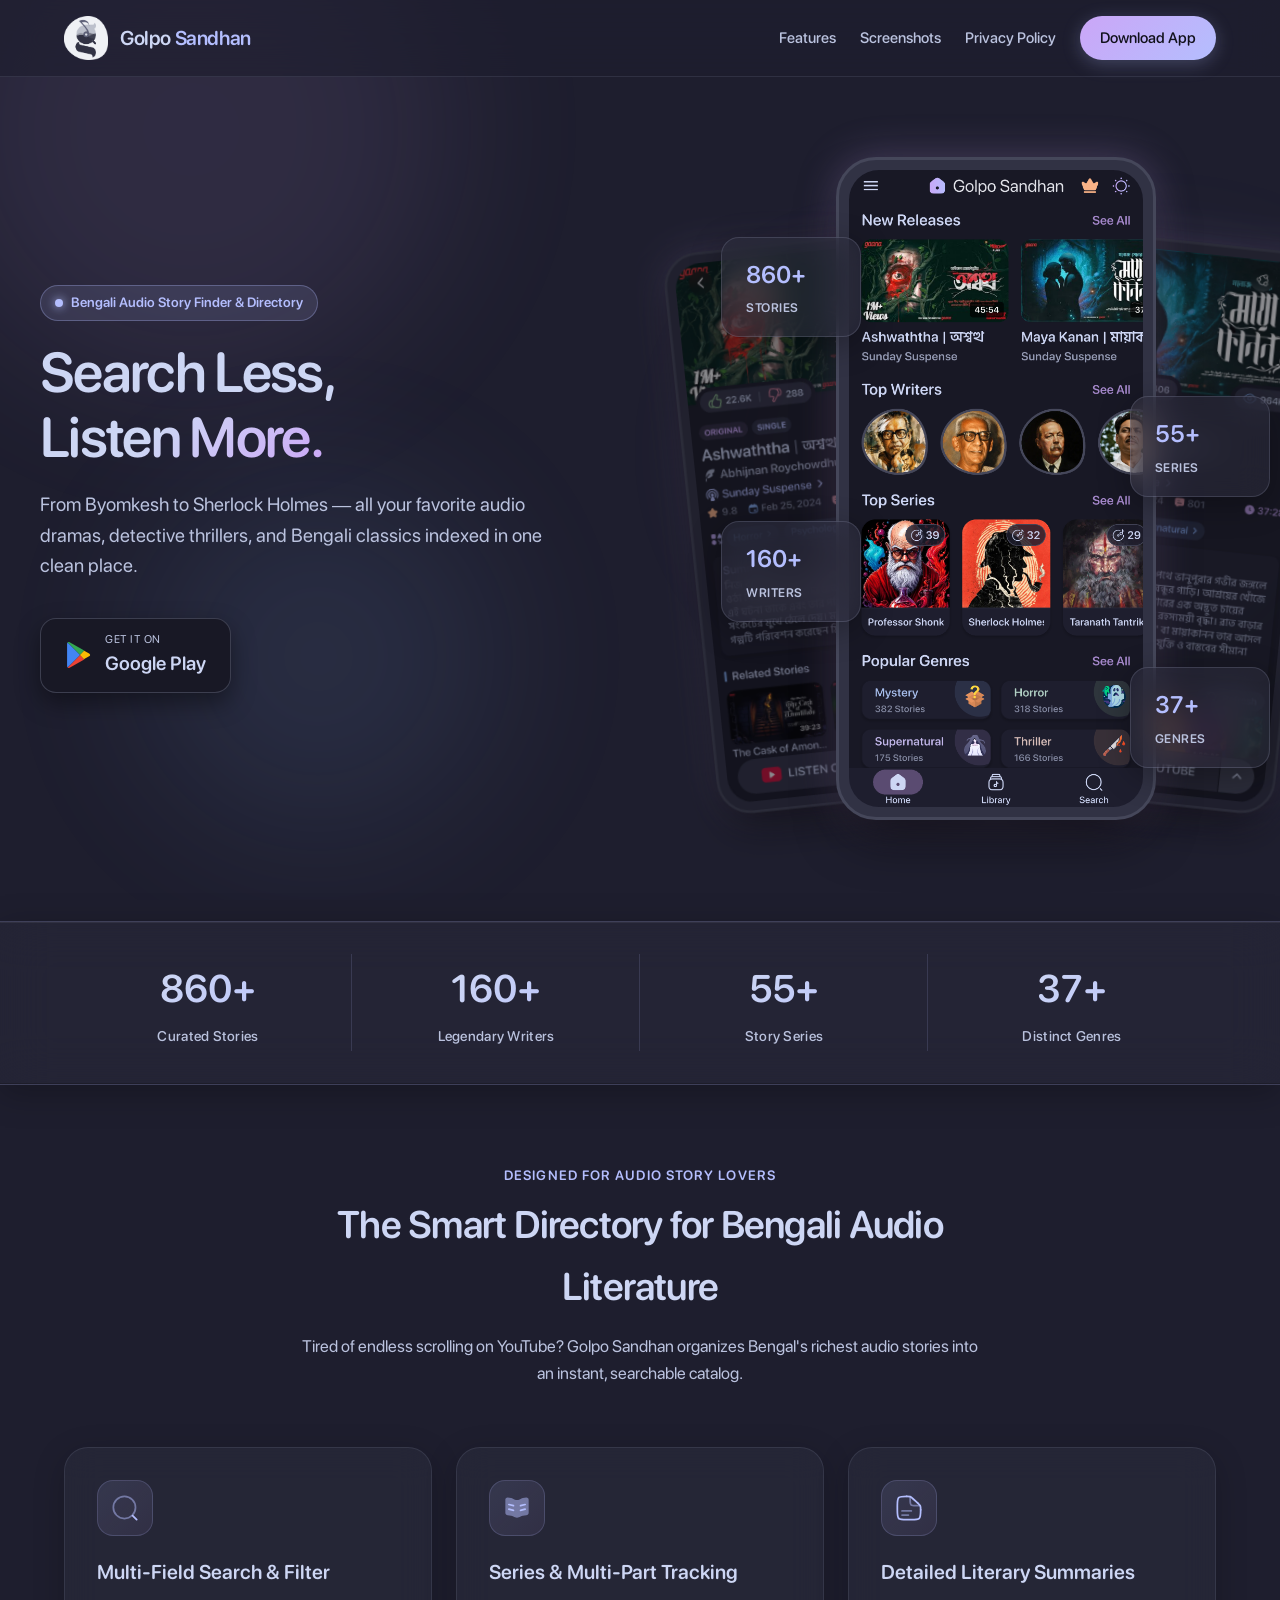
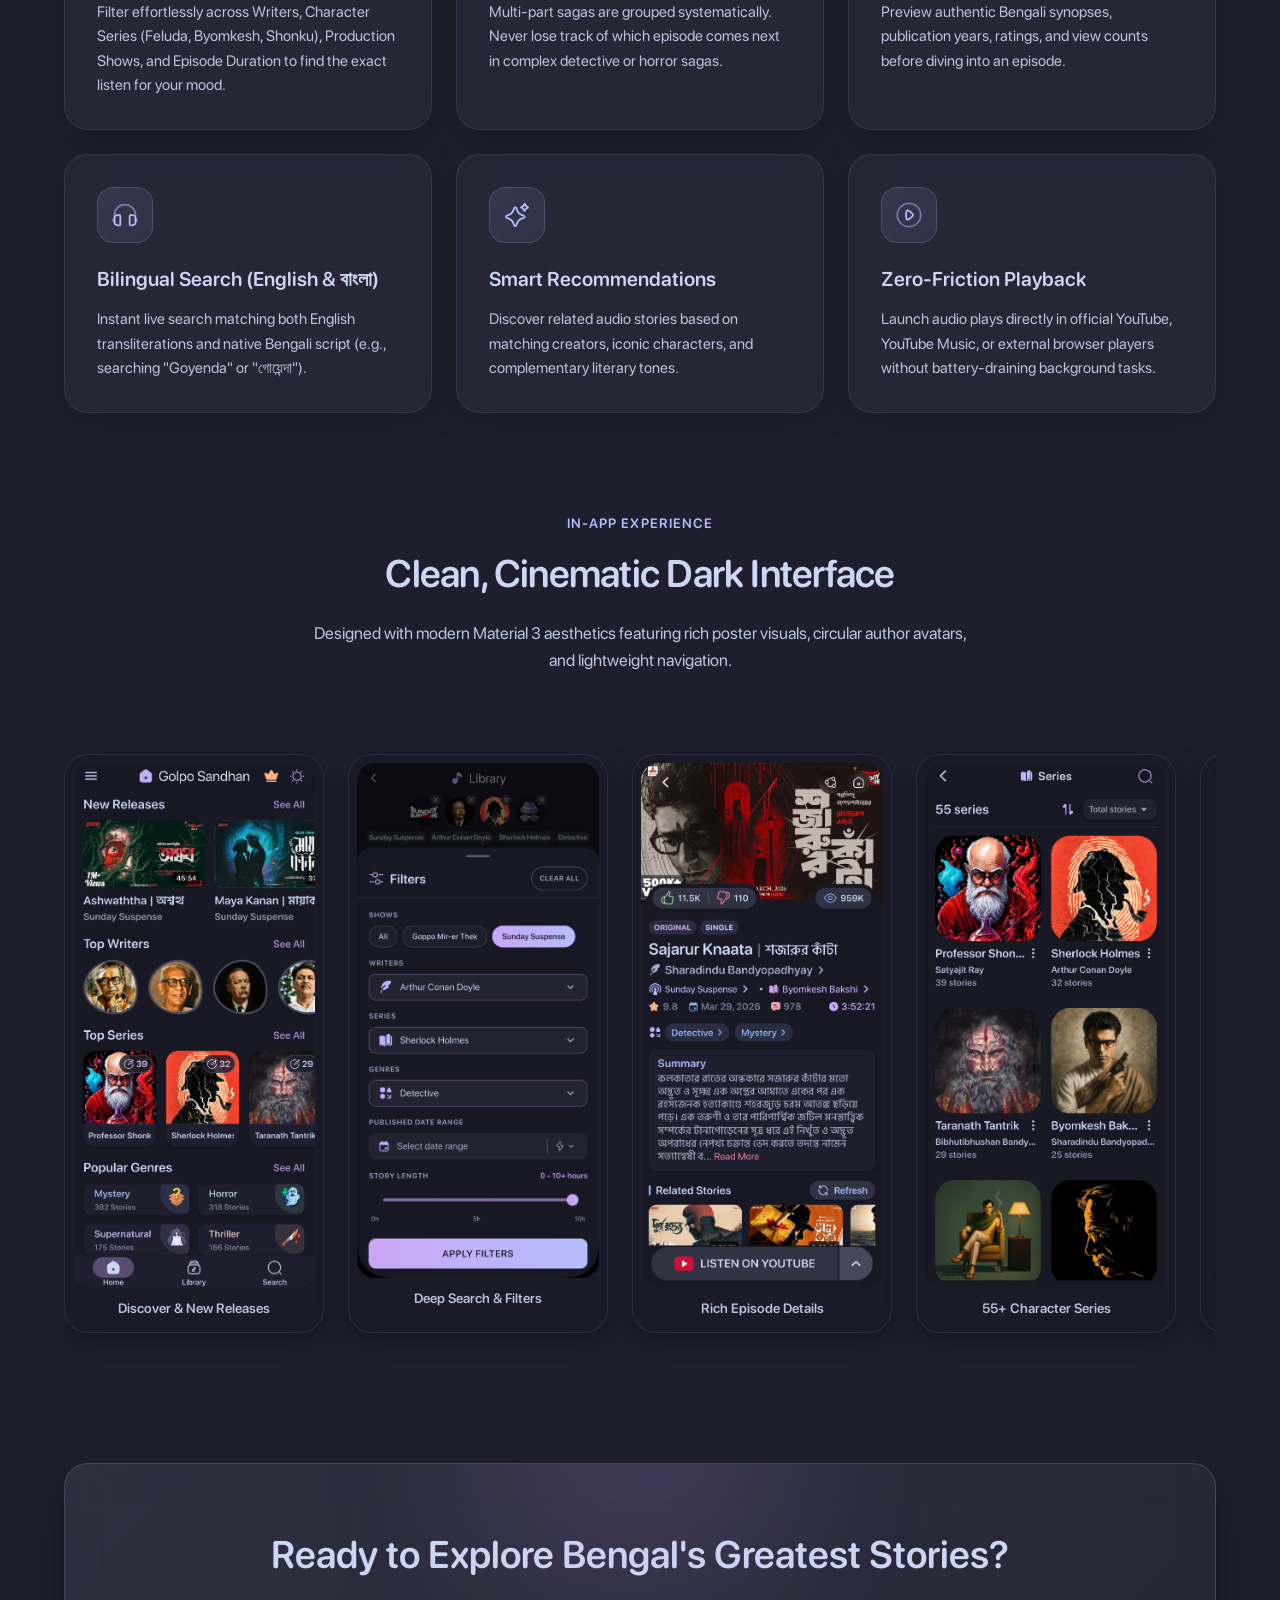
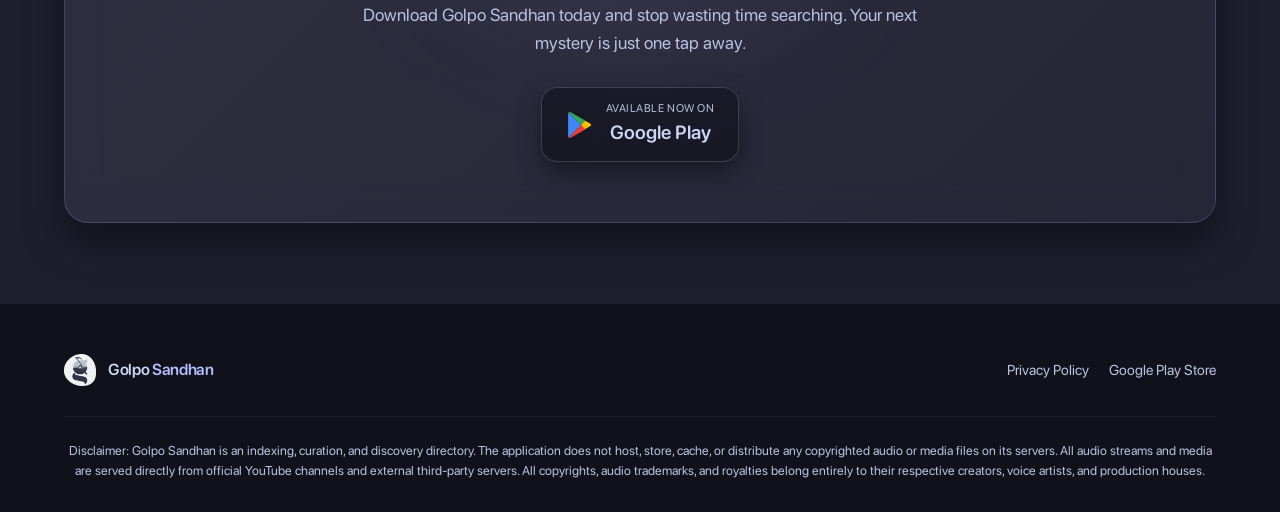
<file: index.html>
<!DOCTYPE html>
<html lang="en">

<head>
  <meta charset="UTF-8" />
  <meta name="viewport" content="width=device-width, initial-scale=1.0" />
  <title>Golpo Sandhan - Bengali Audio Stories & Mystery Finder</title>
  <meta name="description"
    content="Search Less, Listen More. From Byomkesh to Sherlock Holmes, discover and filter Bengali audio stories, detective mysteries, and classics in one place." />
  <link rel="icon" type="image/png" href="assets/images/app_icon.png" />

  <link rel="stylesheet" href="assets/css/style.css" />
</head>

<body>

  <!-- Background blobs — make glassmorphism pop -->
  <div class="bg-blobs" aria-hidden="true">
    <div class="blob blob-1"></div>
    <div class="blob blob-2"></div>
    <div class="blob blob-3"></div>
    <div class="blob blob-4"></div>
  </div>

  <!-- Navbar -->
  <header>
    <div class="container nav-wrapper">
      <a href="#" class="brand">
        <img src="assets/images/app_icon.png" alt="Golpo Sandhan Logo" />
        <div class="brand-title">Golpo <span>Sandhan</span></div>
      </a>
      <nav class="nav-links">
        <a href="#features">Features</a>
        <a href="#showcase">Screenshots</a>
        <a href="https://titasb1swas.github.io/privacy.html" target="_blank" rel="noopener">Privacy Policy</a>
        <a href="https://play.google.com/store/apps/details?id=com.golposandhan.story" target="_blank" rel="noopener"
          class="btn-nav">Download App</a>
      </nav>
    </div>
  </header>

  <!-- Hero Section -->
  <section class="container hero">
    <div class="hero-text">
      <div class="hero-badge">
        <span></span> Bengali Audio Story Finder & Directory
      </div>
      <h1 class="hero-title">
        Search Less, <br /><span class="gradient-text">Listen More.</span>
      </h1>
      <p class="hero-subtitle">
        From Byomkesh to Sherlock Holmes — all your favorite audio dramas, detective thrillers, and Bengali classics
        indexed in one clean place.
      </p>
      <div class="hero-cta-group">
        <a href="https://play.google.com/store/apps/details?id=com.golposandhan.story" target="_blank" rel="noopener"
          class="playstore-button">
          <svg viewBox="0 0 512 512">
            <path fill="#4285F4"
              d="M47.1 27.2c-5.8 6.3-9.1 15.6-9.1 27.3v403c0 11.7 3.3 21 9.1 27.3l1.4 1.4L274 260.7V251.3L48.5 25.8l-1.4 1.4z" />
            <path fill="#FBBC04"
              d="M349.5 336.2l-75.5-75.5V251.3l75.5-75.5 1.7 1 89.4 50.8c25.5 14.5 25.5 38.2 0 52.7l-89.4 50.8-1.7 1.1z" />
            <path fill="#EA4335" d="M274 260.7L47.1 487.6c8.4 8.9 22.3 10 37.8 1.2l266.3-151.4-77.2-76.7z" />
            <path fill="#34A853" d="M274 251.3l77.2-76.7L84.9 23.2C69.4 14.4 55.5 15.5 47.1 24.4L274 251.3z" />
          </svg>
          <div>
            <span class="btn-text-small">Get it on</span>
            <span class="btn-text-large">Google Play</span>
          </div>
        </a>
      </div>
    </div>

    <!-- Phone Mockup -->
    <div class="hero-mockup-wrapper">
      <div class="floating-card top-left">
        <div class="val">860+</div>
        <div class="lbl">Stories</div>
      </div>
      <div class="floating-card bottom-left">
        <div class="val">160+</div>
        <div class="lbl">Writers</div>
      </div>

      <!-- Background Phone Left -->
      <div class="phone-positioner phone-left">
        <div class="phone-frame">
          <img src="assets/images/Details-1.png" alt="Episode Details" />
        </div>
      </div>

      <!-- Main Phone Center -->
      <div class="phone-positioner phone-main">
        <div class="phone-frame">
          <img src="assets/images/Home.png" alt="Golpo Sandhan Home Screen" />
        </div>
      </div>

      <!-- Background Phone Right -->
      <div class="phone-positioner phone-right">
        <div class="phone-frame">
          <img src="assets/images/Details-6.png" alt="Advanced Filters" />
        </div>
      </div>

      <div class="floating-card top-right">
        <div class="val">55+</div>
        <div class="lbl">Series</div>
      </div>
      <div class="floating-card bottom-right">
        <div class="val">37+</div>
        <div class="lbl">Genres</div>
      </div>
    </div>
  </section>

  <!-- Stats Strip -->
  <section class="stats-strip">
    <div class="container stats-glass">
      <div class="stat-item">
        <h3>860+</h3>
        <p>Curated Stories</p>
      </div>
      <div class="stat-item">
        <h3>160+</h3>
        <p>Legendary Writers</p>
      </div>
      <div class="stat-item">
        <h3>55+</h3>
        <p>Story Series</p>
      </div>
      <div class="stat-item">
        <h3>37+</h3>
        <p>Distinct Genres</p>
      </div>
    </div>
  </section>

  <!-- Features Section -->
  <section id="features" class="container">
    <div class="section-header reveal">
      <div class="section-tag">Designed for Audio Story Lovers</div>
      <h2 class="section-title">The Smart Directory for Bengali Audio Literature</h2>
      <p class="section-desc">Tired of endless scrolling on YouTube? Golpo Sandhan organizes Bengal's richest audio
        stories into an instant, searchable catalog.</p>
    </div>

    <div class="features-grid">
      <div class="feature-card reveal reveal-delay-1">
        <div class="feature-icon">
          <!-- search -->
          <svg xmlns="http://www.w3.org/2000/svg" width="1em" height="1em" viewBox="0 0 24 24">
            <path d="M0 0h24v24H0z" fill="none" />
            <g fill="none" stroke="currentColor" stroke-width="1.5">
              <circle cx="11.5" cy="11.5" r="9.5" opacity=".5" />
              <path stroke-linecap="round" d="M18.5 18.5L22 22" />
            </g>
          </svg>


        </div>
        <h4>Multi-Field Search & Filter</h4>
        <p>Filter effortlessly across Writers, Character Series (Feluda, Byomkesh, Shonku), Production Shows, and
          Episode Duration to find the exact listen for your mood.</p>
      </div>

      <div class="feature-card reveal reveal-delay-2">
        <div class="feature-icon">
          <!-- layers -->
          <svg xmlns="http://www.w3.org/2000/svg" width="1em" height="1em" viewBox="0 0 24 24">
            <path d="M0 0h24v24H0z" fill="none" />
            <g fill="currentColor">
              <path
                d="M12 5.21395C11.3163 5.21395 10.9426 5.05264 10.2823 4.87544C8.9381 4.51475 8.04921 3.76429 7 3.48742C6.11349 3.25349 4.95877 3.13488 3.9824 3.07487C2.8863 3.0075 2 3.89961 2 4.99778V16.1436C2 17.2545 2.90605 18.1534 4.01486 18.2228C4.98428 18.2834 6.12329 18.402 7 18.6333C7.48596 18.7616 8.21615 19.0645 8.87295 19.3592C9.87751 19.81 10.7139 20.3926 12 20.3926C13.2861 20.3926 14.1225 19.81 15.127 19.3592C15.7838 19.0645 16.514 18.7616 17 18.6333C17.8767 18.402 19.0157 18.2834 19.9851 18.2228C21.094 18.1534 22 17.2545 22 16.1436V4.99778C22 3.89961 21.1137 3.0075 20.0176 3.07487C19.0412 3.13488 17.8865 3.25349 17 3.48742C15.9508 3.76429 15.0619 4.51475 13.7177 4.87544C13.0574 5.05264 12.6837 5.21395 12 5.21395Z"
                opacity=".5" />
              <path
                d="M4.27257 12.8183C4.37303 12.4164 4.78023 12.1721 5.18208 12.2726L9.18208 13.2726C9.58393 13.373 9.82825 13.7802 9.72778 14.1821C9.62732 14.5839 9.22012 14.8282 8.81828 14.7278L4.81828 13.7278C4.41643 13.6273 4.17211 13.2201 4.27257 12.8183Z" />
              <path
                d="M5.18208 8.27257C4.78023 8.17211 4.37303 8.41643 4.27257 8.81828C4.17211 9.22012 4.41643 9.62732 4.81828 9.72778L8.81828 10.7278C9.22012 10.8282 9.62732 10.5839 9.72778 10.1821C9.82825 9.78023 9.58393 9.37303 9.18208 9.27257L5.18208 8.27257Z" />
              <path
                d="M19.7274 12.8183C19.627 12.4164 19.2198 12.1721 18.8179 12.2726L14.8179 13.2726C14.4161 13.373 14.1718 13.7802 14.2722 14.1821C14.3727 14.5839 14.7799 14.8282 15.1817 14.7278L19.1817 13.7278C19.5836 13.6273 19.8279 13.2201 19.7274 12.8183Z" />
              <path
                d="M18.8179 8.27257C19.2198 8.17211 19.627 8.41643 19.7274 8.81828C19.8279 9.22012 19.5836 9.62732 19.1817 9.72778L15.1817 10.7278C14.7799 10.8282 14.3727 10.5839 14.2722 10.1821C14.1718 9.78023 14.4161 9.37303 14.8179 9.27257L18.8179 8.27257Z" />
            </g>
          </svg>

        </div>
        <h4>Series & Multi-Part Tracking</h4>
        <p>Multi-part sagas are grouped systematically. Never lose track of which episode comes next in complex
          detective or horror sagas.</p>
      </div>

      <div class="feature-card reveal reveal-delay-3">
        <div class="feature-icon">
          <!-- file-text -->
          <svg xmlns="http://www.w3.org/2000/svg" width="1em" height="1em" viewBox="0 0 24 24">
            <path d="M0 0h24v24H0z" fill="none" />
            <g fill="none" stroke="currentColor" stroke-linecap="round" stroke-width="1.5">
              <path d="M6 14.5H14" opacity=".5" />
              <path d="M6 18H11.5" opacity=".5" />
              <path
                d="M10.0296 2C6.23851 2 4.34296 2 3.17139 3.17157C1.99981 4.34315 2 6.22876 2 10V14C2 17.7712 2 19.6569 3.17157 20.8284" />
              <path
                d="M3.17139 20.8281C4.34296 21.9997 6.22858 21.9997 9.99981 21.9997L14 22C17.7712 22 19.6569 21.9997 20.8284 20.8281C22 19.6566 22 17.7712 22 14V13.5625" />
              <path stroke-linejoin="round"
                d="M19.3516 7.61621C20.6558 8.78998 21.3078 9.3774 21.6538 10.1543C21.9998 10.9312 21.9998 11.8085 21.9998 13.5631" />
              <path stroke-linejoin="round"
                d="M10.0298 2C11.5548 2 12.3173 2.00011 13.0093 2.26562C13.7012 2.53114 14.2651 3.03857 15.3929 4.05365L19.3516 7.61621" />
              <path d="M13 2.5V5C13 7.35702 13 8.53553 13.7322 9.26777C14.4645 10 15.643 10 18 10H21.5" opacity=".5" />
            </g>
          </svg>

        </div>
        <h4>Detailed Literary Summaries</h4>
        <p>Preview authentic Bengali synopses, publication years, ratings, and view counts before diving into an
          episode.</p>
      </div>

      <div class="feature-card reveal reveal-delay-1">
        <div class="feature-icon">
          <!-- headphones -->
          <svg xmlns="http://www.w3.org/2000/svg" width="1em" height="1em" viewBox="0 0 24 24">
            <path d="M0 0h24v24H0z" fill="none" />
            <g fill="none" stroke="currentColor" stroke-width="1.5">
              <path d="M21 17V12C21 7.02944 16.9706 3 12 3C7.02944 3 3 7.02944 3 12V17" opacity=".5" />
              <path stroke-linecap="round" d="M22 15.5V17.5" opacity=".5" />
              <path stroke-linecap="round" d="M2 15.5V17.5" opacity=".5" />
              <path
                d="M8 13.8446C8 13.0802 8 12.698 7.82526 12.4323C7.73733 12.2985 7.62061 12.188 7.4844 12.1095C7.21371 11.9535 6.84812 11.9896 6.11694 12.0617C4.88487 12.1831 4.26884 12.2439 3.82737 12.5764C3.60394 12.7448 3.41638 12.9593 3.27646 13.2067C3 13.6955 3 14.3395 3 15.6276V17.1933C3 18.4685 3 19.1061 3.28198 19.5986C3.38752 19.7829 3.51981 19.9491 3.67416 20.0913C4.08652 20.4714 4.68844 20.5901 5.89227 20.8275C6.73944 20.9945 7.16302 21.078 7.47564 20.9021C7.591 20.8372 7.69296 20.7493 7.77572 20.6434C8 20.3565 8 19.9078 8 19.0104V13.8446Z" />
              <path
                d="M16 13.8446C16 13.0802 16 12.698 16.1747 12.4323C16.2627 12.2985 16.3794 12.188 16.5156 12.1095C16.7863 11.9535 17.1519 11.9896 17.8831 12.0617C19.1151 12.1831 19.7312 12.2439 20.1726 12.5764C20.3961 12.7448 20.5836 12.9593 20.7235 13.2067C21 13.6955 21 14.3395 21 15.6276V17.1933C21 18.4685 21 19.1061 20.718 19.5986C20.6125 19.7829 20.4802 19.9491 20.3258 20.0913C19.9135 20.4714 19.3116 20.5901 18.1077 20.8275C17.2606 20.9945 16.837 21.078 16.5244 20.9021C16.409 20.8372 16.307 20.7493 16.2243 20.6434C16 20.3565 16 19.9078 16 19.0104V13.8446Z" />
            </g>
          </svg>

        </div>
        <h4>Bilingual Search (English & বাংলা)</h4>
        <p>Instant live search matching both English transliterations and native Bengali script (e.g., searching
          "Goyenda" or "গোয়েন্দা").</p>
      </div>

      <div class="feature-card reveal reveal-delay-2">
        <div class="feature-icon">
          <!-- sparkles -->
          <svg xmlns="http://www.w3.org/2000/svg" viewBox="0 0 24 24" width="24" height="24" color="currentColor"
            fill="none" stroke="currentColor" stroke-width="1.5">
            <path
              d="M9.60059 6.11211C9.92247 5.29596 11.0775 5.29596 11.3994 6.11211L12.3103 8.4216C12.8999 9.91665 14.0833 11.1001 15.5784 11.6897L17.8879 12.6006C18.704 12.9225 18.704 14.0775 17.8879 14.3994L15.5784 15.3103C14.0833 15.8999 12.8999 17.0833 12.3103 18.5784L11.3994 20.8879C11.0775 21.704 9.92247 21.704 9.60059 20.8879L8.68974 18.5784C8.1001 17.0833 6.91665 15.8999 5.4216 15.3103L3.11211 14.3994C2.29596 14.0775 2.29596 12.9225 3.11211 12.6006L5.4216 11.6897C6.91665 11.1001 8.1001 9.91665 8.68974 8.4216L9.60059 6.11211Z">
            </path>
            <path
              d="M18.1627 2.72954C18.2834 2.42349 18.7166 2.42349 18.8373 2.72954L19.1788 3.5956C19.4 4.15624 19.8438 4.60004 20.4044 4.82115L21.2705 5.16272C21.5765 5.28343 21.5765 5.71657 21.2705 5.83728L20.4044 6.17885C19.8438 6.39996 19.4 6.84376 19.1788 7.4044L18.8373 8.27046C18.7166 8.57651 18.2834 8.57651 18.1627 8.27046L17.8212 7.4044C17.6 6.84376 17.1562 6.39996 16.5956 6.17885L15.7295 5.83728C15.4235 5.71657 15.4235 5.28343 15.7295 5.16272L16.5956 4.82115C17.1562 4.60004 17.6 4.15624 17.8212 3.5956L18.1627 2.72954Z">
            </path>
          </svg>
        </div>
        <h4>Smart Recommendations</h4>
        <p>Discover related audio stories based on matching creators, iconic characters, and complementary literary
          tones.</p>
      </div>

      <div class="feature-card reveal reveal-delay-3">
        <div class="feature-icon">
          <!-- play circle -->
          <svg xmlns="http://www.w3.org/2000/svg" width="1em" height="1em" viewBox="0 0 24 24">
            <path d="M0 0h24v24H0z" fill="none" />
            <g fill="none" stroke="currentColor" stroke-width="1.5">
              <circle cx="12" cy="12" r="10" opacity=".5" />
              <path
                d="M13.8876 9.9348C14.9625 10.8117 15.5 11.2501 15.5 12C15.5 12.7499 14.9625 13.1883 13.8876 14.0652C13.5909 14.3073 13.2966 14.5352 13.0261 14.7251C12.7888 14.8917 12.5201 15.064 12.2419 15.2332C11.1695 15.8853 10.6333 16.2114 10.1524 15.8504C9.6715 15.4894 9.62779 14.7336 9.54038 13.2222C9.51566 12.7947 9.5 12.3757 9.5 12C9.5 11.6243 9.51566 11.2053 9.54038 10.7778C9.62779 9.26636 9.6715 8.51061 10.1524 8.1496C10.6333 7.78859 11.1695 8.11466 12.2419 8.76679C12.5201 8.93597 12.7888 9.10831 13.0261 9.27492C13.2966 9.46483 13.5909 9.69274 13.8876 9.9348Z" />
            </g>
          </svg>

        </div>
        <h4>Zero-Friction Playback</h4>
        <p>Launch audio plays directly in official YouTube, YouTube Music, or external browser players without
          battery-draining background tasks.</p>
      </div>
    </div>
  </section>

  <!-- Showcase / Screenshots Gallery -->
  <section id="showcase" class="container showcase">
    <div class="section-header reveal">
      <div class="section-tag">In-App Experience</div>
      <h2 class="section-title">Clean, Cinematic Dark Interface</h2>
      <p class="section-desc">Designed with modern Material 3 aesthetics featuring rich poster visuals, circular author
        avatars, and lightweight navigation.</p>
    </div>

    <div class="showcase-scroll reveal">
      <div class="showcase-item">
        <img src="assets/images/Home.png" alt="Home Feed" />
        <p>Discover & New Releases</p>
      </div>
      <div class="showcase-item">
        <img src="assets/images/Filter-2.png" alt="Advanced Filters" />
        <p>Deep Search & Filters</p>
      </div>
      <div class="showcase-item">
        <img src="assets/images/Details-2.png" alt="Episode Details" />
        <p>Rich Episode Details</p>
      </div>
      <div class="showcase-item">
        <img src="assets/images/Series.png" alt="Iconic Series" />
        <p>55+ Character Series</p>
      </div>
      <div class="showcase-item">
        <img src="assets/images/Writers.png" alt="Top Writers" />
        <p>160+ Legendary Authors</p>
      </div>
      <div class="showcase-item">
        <img src="assets/images/Genres.png" alt="37 Genres" />
        <p>37+ Literary Genres</p>
      </div>
    </div>
  </section>

  <!-- CTA Banner -->
  <section class="container">
    <div class="cta-banner reveal">
      <h3>Ready to Explore Bengal's Greatest Stories?</h3>
      <p>Download Golpo Sandhan today and stop wasting time searching. Your next mystery is just one tap away.</p>
      <a href="https://play.google.com/store/apps/details?id=com.golposandhan.story" target="_blank" rel="noopener"
        class="playstore-button">
        <svg viewBox="0 0 512 512">
          <path fill="#4285F4"
            d="M47.1 27.2c-5.8 6.3-9.1 15.6-9.1 27.3v403c0 11.7 3.3 21 9.1 27.3l1.4 1.4L274 260.7V251.3L48.5 25.8l-1.4 1.4z" />
          <path fill="#FBBC04"
            d="M349.5 336.2l-75.5-75.5V251.3l75.5-75.5 1.7 1 89.4 50.8c25.5 14.5 25.5 38.2 0 52.7l-89.4 50.8-1.7 1.1z" />
          <path fill="#EA4335" d="M274 260.7L47.1 487.6c8.4 8.9 22.3 10 37.8 1.2l266.3-151.4-77.2-76.7z" />
          <path fill="#34A853" d="M274 251.3l77.2-76.7L84.9 23.2C69.4 14.4 55.5 15.5 47.1 24.4L274 251.3z" />
        </svg>
        <div>
          <span class="btn-text-small">Available Now on</span>
          <span class="btn-text-large">Google Play</span>
        </div>
      </a>
    </div>
  </section>

  <!-- Footer -->
  <footer>
    <div class="container">
      <div class="footer-content">
        <div class="brand">
          <img src="assets/images/app_icon.png" alt="Golpo Sandhan"
            style="width: 32px; height: 32px; border-radius: 8px;" />
          <div class="brand-title" style="font-size: 1rem;">Golpo <span>Sandhan</span></div>
        </div>
        <div class="footer-links">
          <a href="https://titasb1swas.github.io/privacy.html" target="_blank" rel="noopener">Privacy Policy</a>
          <a href="https://play.google.com/store/apps/details?id=com.golposandhan.story" target="_blank"
            rel="noopener">Google Play Store</a>
        </div>
      </div>
      <div class="footer-disclaimer">
        Disclaimer: Golpo Sandhan is an indexing, curation, and discovery directory. The application does not host,
        store, cache, or distribute any copyrighted audio or media files on its servers. All audio streams and media are
        served directly from official YouTube channels and external third-party servers. All copyrights, audio
        trademarks, and royalties belong entirely to their respective creators, voice artists, and production houses.
      </div>
    </div>
  </footer>

  <script>
    /* ── 1. Scroll-reveal via IntersectionObserver ── */
    const revealObserver = new IntersectionObserver((entries) => {
      entries.forEach(entry => {
        if (entry.isIntersecting) {
          entry.target.classList.add('visible');
          revealObserver.unobserve(entry.target);
        }
      });
    }, { threshold: 0.12 });
    document.querySelectorAll('.reveal').forEach(el => revealObserver.observe(el));

    /* ── 2. Unified blob parallax: ambient drift + scroll depth ── */
    const blobs = [
      {
        el: document.querySelector('.blob-1'),
        // Ambient drift params: amplitude (px), frequency (rad/s), phase offset
        ax: 40, fx: 0.00028, px: 0.0,
        ay: 35, fy: 0.00021, py: 1.2,
        // Scroll parallax multiplier (positive = same dir as scroll, negative = opposite)
        scrollY: 0.30
      },
      {
        el: document.querySelector('.blob-2'),
        ax: 30, fx: 0.00022, px: 2.1,
        ay: 50, fy: 0.00017, py: 0.5,
        scrollY: -0.22
      },
      {
        el: document.querySelector('.blob-3'),
        ax: 55, fx: 0.00019, px: 4.3,
        ay: 28, fy: 0.00031, py: 3.0,
        scrollY: 0.16
      },
      {
        el: document.querySelector('.blob-4'),
        ax: 25, fx: 0.00035, px: 1.7,
        ay: 40, fy: 0.00024, py: 2.5,
        scrollY: -0.35
      }
    ];

    function blobLoop(ts) {
      const sy = window.scrollY;
      blobs.forEach(b => {
        if (!b.el) return;
        const driftX = Math.sin(ts * b.fx + b.px) * b.ax;
        const driftY = Math.cos(ts * b.fy + b.py) * b.ay;
        const scrollOffset = sy * b.scrollY;
        b.el.style.transform =
          `translate(${driftX}px, ${driftY + scrollOffset}px)`;
      });
      requestAnimationFrame(blobLoop);
    }
    requestAnimationFrame(blobLoop);

    /* ── 3. Mouse parallax — 3D tilt on phone + floating cards ── */
    const hero   = document.querySelector('.hero');
    const phones = document.querySelectorAll('.phone-frame');
    const cards  = document.querySelectorAll('.floating-card');

    if (hero && phones.length > 0) {
      let mouseX = 0, mouseY = 0;
      let currentX = 0, currentY = 0;
      let lerpRaf = null;

      hero.addEventListener('mousemove', (e) => {
        const rect = hero.getBoundingClientRect();
        mouseX = ((e.clientX - rect.left) / rect.width  - 0.5) * 2;
        mouseY = ((e.clientY - rect.top)  / rect.height - 0.5) * 2;
        if (!lerpRaf) lerpRaf = requestAnimationFrame(lerpTick);
      });

      hero.addEventListener('mouseleave', () => {
        mouseX = 0; mouseY = 0;
        if (!lerpRaf) lerpRaf = requestAnimationFrame(lerpTick);
      });

      function lerpTick() {
        currentX += (mouseX - currentX) * 0.08;
        currentY += (mouseY - currentY) * 0.08;

        const tiltX =  currentY * 10;
        const tiltY = -currentX * 10;
        phones.forEach((phone) => {
          phone.style.transform = `perspective(900px) rotateX(${tiltX}deg) rotateY(${tiltY}deg) scale(1.02)`;
        });

        cards.forEach((card, i) => {
          const depth = (i % 2 === 0) ? 18 : 12;
          card.style.transform = `translate(${-currentX * depth}px, ${-currentY * depth}px)`;
        });

        const stillMoving = Math.abs(mouseX - currentX) > 0.001 || Math.abs(mouseY - currentY) > 0.001;
        lerpRaf = stillMoving ? requestAnimationFrame(lerpTick) : null;
      }
    }
  </script>

</body>

</html>
</file>
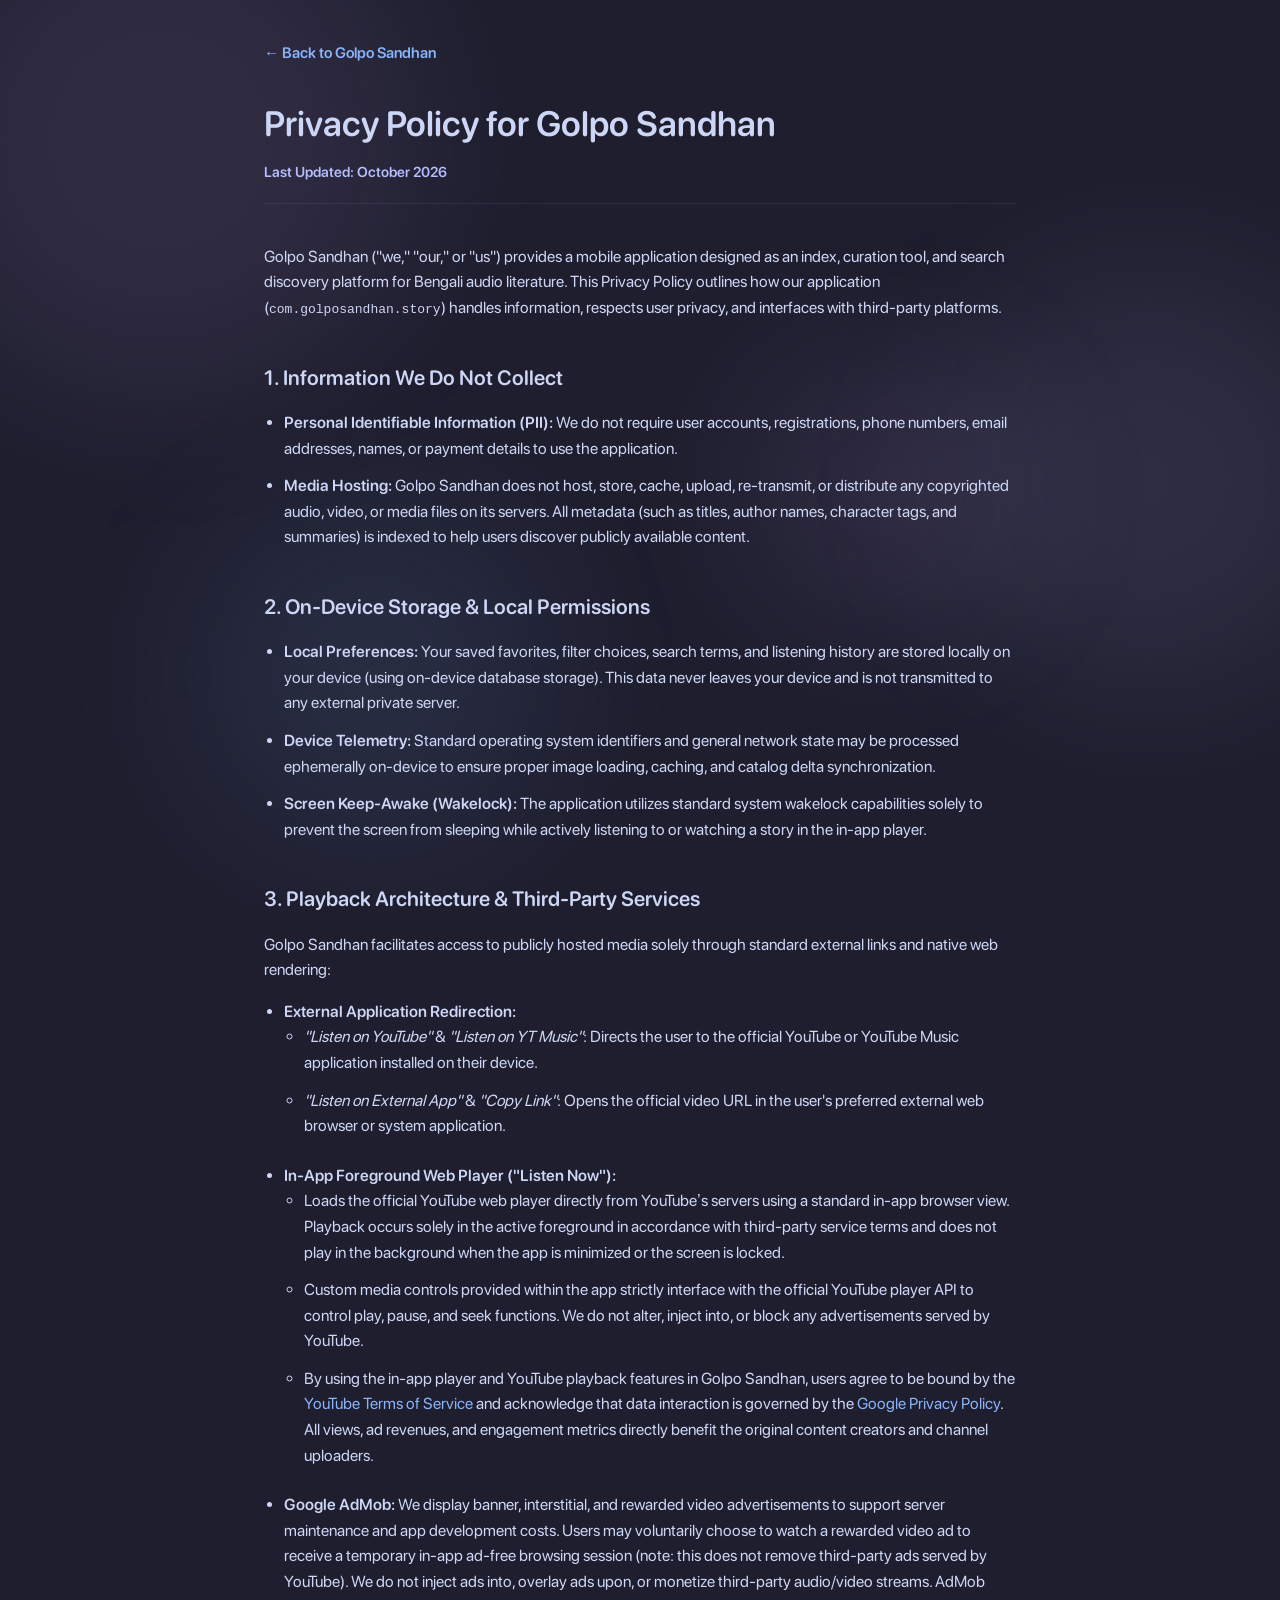
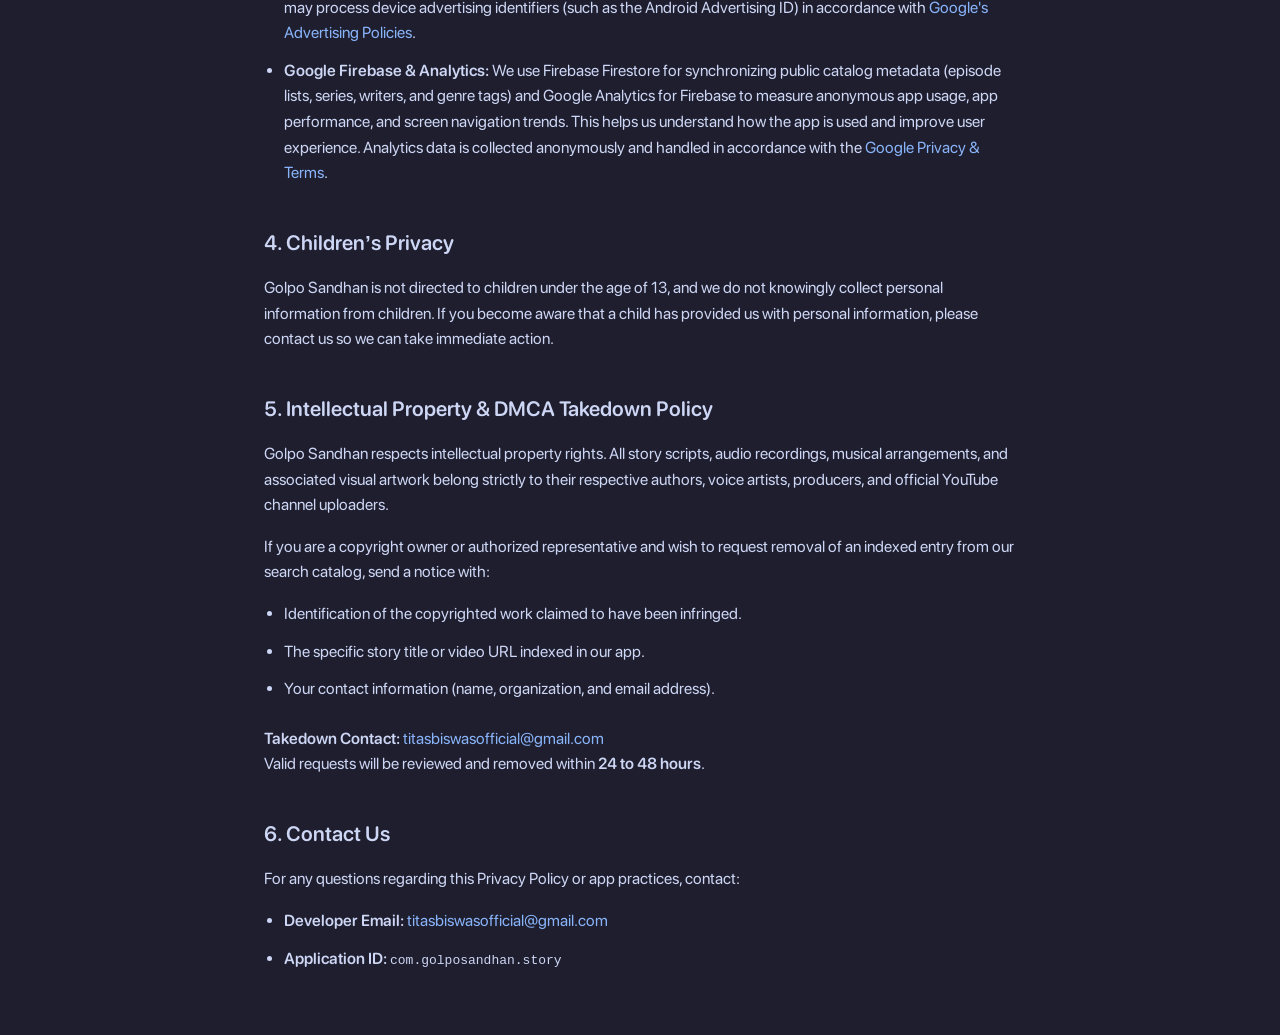
<file: privacy.html>
<!DOCTYPE html>
<html lang="en">
<head>
  <meta charset="UTF-8" />
  <meta name="viewport" content="width=device-width, initial-scale=1.0" />
  <title>Privacy Policy - Golpo Sandhan</title>
  
  <link rel="icon" type="image/png" href="assets/images/app_icon.png" />
  <link rel="stylesheet" href="assets/css/style.css" />
</head>
<body class="privacy-container">

  <!-- Background blobs — make glassmorphism pop -->
  <div class="bg-blobs" aria-hidden="true">
    <div class="blob blob-1"></div>
    <div class="blob blob-2"></div>
    <div class="blob blob-3"></div>
    <div class="blob blob-4"></div>
  </div>

  <a href="index.html" class="back-link">← Back to Golpo Sandhan</a>

  <h1>Privacy Policy for Golpo Sandhan</h1>
  <div class="last-updated">Last Updated: October 2026</div>

  <p>Golpo Sandhan ("we," "our," or "us") provides a mobile application designed as an index, curation tool, and search discovery platform for Bengali audio literature. This Privacy Policy outlines how our application (<code>com.golposandhan.story</code>) handles information, respects user privacy, and interfaces with third-party platforms.</p>

  <h3>1. Information We Do Not Collect</h3>
  <ul>
    <li><strong>Personal Identifiable Information (PII):</strong> We do not require user accounts, registrations, phone numbers, email addresses, names, or payment details to use the application.</li>
    <li><strong>Media Hosting:</strong> Golpo Sandhan does not host, store, cache, upload, re-transmit, or distribute any copyrighted audio, video, or media files on its servers. All metadata (such as titles, author names, character tags, and summaries) is indexed to help users discover publicly available content.</li>
  </ul>

  <h3>2. On-Device Storage & Local Permissions</h3>
  <ul>
    <li><strong>Local Preferences:</strong> Your saved favorites, filter choices, search terms, and listening history are stored locally on your device (using on-device database storage). This data never leaves your device and is not transmitted to any external private server.</li>
    <li><strong>Device Telemetry:</strong> Standard operating system identifiers and general network state may be processed ephemerally on-device to ensure proper image loading, caching, and catalog delta synchronization.</li>
    <li><strong>Screen Keep-Awake (Wakelock):</strong> The application utilizes standard system wakelock capabilities solely to prevent the screen from sleeping while actively listening to or watching a story in the in-app player.</li>
  </ul>

  <h3>3. Playback Architecture & Third-Party Services</h3>
  <p>Golpo Sandhan facilitates access to publicly hosted media solely through standard external links and native web rendering:</p>
  <ul>
    <li><strong>External Application Redirection:</strong>
      <ul>
        <li><em>"Listen on YouTube"</em> & <em>"Listen on YT Music"</em>: Directs the user to the official YouTube or YouTube Music application installed on their device.</li>
        <li><em>"Listen on External App"</em> & <em>"Copy Link"</em>: Opens the official video URL in the user's preferred external web browser or system application.</li>
      </ul>
    </li>
    <li><strong>In-App Foreground Web Player ("Listen Now"):</strong>
      <ul>
        <li>Loads the official YouTube web player directly from YouTube’s servers using a standard in-app browser view. Playback occurs solely in the active foreground in accordance with third-party service terms and does not play in the background when the app is minimized or the screen is locked.</li>
        <li>Custom media controls provided within the app strictly interface with the official YouTube player API to control play, pause, and seek functions. We do not alter, inject into, or block any advertisements served by YouTube.</li>
        <li>By using the in-app player and YouTube playback features in Golpo Sandhan, users agree to be bound by the <a href="https://www.youtube.com/t/terms" target="_blank">YouTube Terms of Service</a> and acknowledge that data interaction is governed by the <a href="https://policies.google.com/privacy" target="_blank">Google Privacy Policy</a>. All views, ad revenues, and engagement metrics directly benefit the original content creators and channel uploaders.</li>
      </ul>
    </li>
    <li><strong>Google AdMob:</strong> We display banner, interstitial, and rewarded video advertisements to support server maintenance and app development costs. Users may voluntarily choose to watch a rewarded video ad to receive a temporary in-app ad-free browsing session (note: this does not remove third-party ads served by YouTube). We do not inject ads into, overlay ads upon, or monetize third-party audio/video streams. AdMob may process device advertising identifiers (such as the Android Advertising ID) in accordance with <a href="https://policies.google.com/technologies/ads" target="_blank">Google's Advertising Policies</a>.</li>
    <li><strong>Google Firebase & Analytics:</strong> We use Firebase Firestore for synchronizing public catalog metadata (episode lists, series, writers, and genre tags) and Google Analytics for Firebase to measure anonymous app usage, app performance, and screen navigation trends. This helps us understand how the app is used and improve user experience. Analytics data is collected anonymously and handled in accordance with the <a href="https://policies.google.com/technologies/partner-sites" target="_blank">Google Privacy & Terms</a>.</li>
  </ul>

  <h3>4. Children’s Privacy</h3>
  <p>Golpo Sandhan is not directed to children under the age of 13, and we do not knowingly collect personal information from children. If you become aware that a child has provided us with personal information, please contact us so we can take immediate action.</p>

  <h3>5. Intellectual Property & DMCA Takedown Policy</h3>
  <p>Golpo Sandhan respects intellectual property rights. All story scripts, audio recordings, musical arrangements, and associated visual artwork belong strictly to their respective authors, voice artists, producers, and official YouTube channel uploaders.</p>
  <p>If you are a copyright owner or authorized representative and wish to request removal of an indexed entry from our search catalog, send a notice with:</p>
  <ul>
    <li>Identification of the copyrighted work claimed to have been infringed.</li>
    <li>The specific story title or video URL indexed in our app.</li>
    <li>Your contact information (name, organization, and email address).</li>
  </ul>
  <p><strong>Takedown Contact:</strong> <a href="mailto:titasbiswasofficial@gmail.com">titasbiswasofficial@gmail.com</a><br>
  Valid requests will be reviewed and removed within <strong>24 to 48 hours</strong>.</p>

  <h3>6. Contact Us</h3>
  <p>For any questions regarding this Privacy Policy or app practices, contact:</p>
  <ul>
    <li><strong>Developer Email:</strong> <a href="mailto:titasbiswasofficial@gmail.com">titasbiswasofficial@gmail.com</a></li>
    <li><strong>Application ID:</strong> <code>com.golposandhan.story</code></li>
  </ul>

</body>
</html>
</file>
<file: assets/css/style.css>
@font-face {
  font-family: 'SF Pro Rounded';
  src: url('../fonts/SF-Pro-Rounded-Regular.otf') format('opentype');
  font-weight: 400;
  font-style: normal;
}
@font-face {
  font-family: 'SF Pro Rounded';
  src: url('../fonts/SF-Pro-Rounded-Medium.otf') format('opentype');
  font-weight: 500;
  font-style: normal;
}
@font-face {
  font-family: 'SF Pro Rounded';
  src: url('../fonts/SF-Pro-Rounded-Semibold.otf') format('opentype');
  font-weight: 600;
  font-style: normal;
}

:root {
  /* Catppuccin Mocha */
  --bg-dark: #1e1e2e;          /* base */
  --bg-card: rgba(49, 50, 68, 0.75); /* surface0 */
  --bg-card-hover: rgba(69, 71, 90, 0.9); /* surface1 */
  
  --accent-lavender: #b4befe;  /* lavender */
  --accent-lavender-glow: rgba(180, 190, 254, 0.25);
  --accent-mauve: #cba6f7;     /* mauve */
  --accent-mauve-glow: rgba(203, 166, 247, 0.25);
  --accent-blue: #89b4fa;      /* blue */
  
  --text-main: #cdd6f4;        /* text */
  --text-muted: #bac2de;       /* subtext1 */
  --border-line: rgba(205, 214, 244, 0.08);
  
  --radius-lg: 24px;
  --radius-md: 16px;
  --radius-sm: 10px;
}

* {
  box-sizing: border-box;
  margin: 0;
  padding: 0;
}

body {
  background-color: var(--bg-dark);
  color: var(--text-main);
  font-family: 'SF Pro Rounded', -apple-system, BlinkMacSystemFont, sans-serif;
  line-height: 1.6;
  overflow-x: hidden;
}

/* ─── Background Blobs ─── */
.bg-blobs {
  position: fixed;
  inset: 0;
  z-index: -1;
  pointer-events: none;
  overflow: hidden;
}

.blob {
  position: absolute;
  border-radius: 50%;
  filter: blur(80px);
  opacity: 0.1;
  will-change: transform;
}

.blob-1 {
  width: 520px;
  height: 520px;
  background: var(--accent-mauve);
  top: -120px;
  left: -100px;
}

.blob-2 {
  width: 420px;
  height: 420px;
  background: var(--accent-lavender);
  top: 30%;
  right: -80px;
}

.blob-3 {
  width: 360px;
  height: 360px;
  background: var(--accent-blue);
  bottom: 5%;
  left: 15%;
}

.blob-4 {
  width: 280px;
  height: 280px;
  background: var(--accent-mauve);
  bottom: 30%;
  right: 20%;
}

.container {
  width: 100%;
  max-width: 1200px;
  margin: 0 auto;
  padding: 0 24px;
}

/* Navbar */
header {
  position: sticky;
  top: 0;
  z-index: 100;
  backdrop-filter: blur(20px);
  -webkit-backdrop-filter: blur(20px);
  background: rgba(30, 30, 46, 0.65);
  border-bottom: 1px solid rgba(205, 214, 244, 0.1);
  padding: 16px 0;
}

.nav-wrapper {
  display: flex;
  align-items: center;
  justify-content: space-between;
}

.brand {
  display: flex;
  align-items: center;
  gap: 12px;
  text-decoration: none;
  color: var(--text-main);
}

.brand img {
  width: 44px;
  height: 44px;
  object-fit: cover;
}

.brand-title {
  font-size: 1.25rem;
  font-weight: 600;
  letter-spacing: -0.02em;
}

.brand-title span {
  color: var(--accent-lavender);
}

.nav-links {
  display: flex;
  align-items: center;
  gap: 24px;
}

.nav-links a {
  color: var(--text-muted);
  text-decoration: none;
  font-size: 0.95rem;
  font-weight: 500;
  transition: color 0.2s;
}

.nav-links a:hover {
  color: var(--text-main);
}

.btn-nav {
  background: linear-gradient(135deg, var(--accent-mauve) 0%, var(--accent-lavender) 100%);
  color: #11111b !important;
  padding: 10px 20px;
  border-radius: 99px;
  font-weight: 600;
  box-shadow: 0 4px 18px var(--accent-lavender-glow);
  transition: transform 0.2s, box-shadow 0.2s;
}

.btn-nav:hover {
  transform: translateY(-2px);
  box-shadow: 0 6px 22px rgba(180, 190, 254, 0.4);
}

/* Hero Section */
.hero {
  padding: 80px 0 60px;
  display: grid;
  grid-template-columns: 1.15fr 0.85fr;
  gap: 50px;
  align-items: center;
}

.hero-badge {
  display: inline-flex;
  align-items: center;
  gap: 8px;
  background: rgba(180, 190, 254, 0.12);
  border: 1px solid rgba(180, 190, 254, 0.3);
  color: var(--accent-lavender);
  padding: 6px 14px;
  border-radius: 99px;
  font-size: 0.85rem;
  font-weight: 600;
  margin-bottom: 20px;
}

.hero-badge span {
  width: 8px;
  height: 8px;
  border-radius: 50%;
  background: var(--accent-lavender);
  display: inline-block;
  box-shadow: 0 0 10px var(--accent-lavender);
}

.hero-title {
  font-size: 3.5rem;
  line-height: 1.15;
  font-weight: 600;
  letter-spacing: -0.03em;
  margin-bottom: 20px;
}

.hero-title .gradient-text {
  background: linear-gradient(135deg, var(--text-main) 40%, var(--accent-mauve) 100%);
  -webkit-background-clip: text;
  -webkit-text-fill-color: transparent;
}

.hero-subtitle {
  font-size: 1.2rem;
  color: var(--text-muted);
  margin-bottom: 36px;
  max-width: 540px;
  line-height: 1.6;
}

.hero-cta-group {
  display: flex;
  flex-wrap: wrap;
  align-items: center;
  gap: 16px;
}

.playstore-button {
  display: inline-flex;
  align-items: center;
  gap: 12px;
  background: #181825; /* mantle */
  color: var(--text-main);
  padding: 12px 24px;
  border-radius: var(--radius-md);
  text-decoration: none;
  border: 1px solid rgba(205, 214, 244, 0.2);
  box-shadow: 0 10px 25px rgba(0, 0, 0, 0.4);
  transition: transform 0.2s, border-color 0.2s, box-shadow 0.2s;
}

.playstore-button:hover {
  transform: translateY(-2px);
  border-color: var(--accent-blue);
  box-shadow: 0 12px 30px rgba(137, 180, 250, 0.25);
}

.playstore-button svg {
  width: 28px;
  height: 28px;
}

.btn-text-small {
  display: block;
  font-size: 0.7rem;
  text-transform: uppercase;
  letter-spacing: 0.05em;
  color: var(--text-muted);
}

.btn-text-large {
  display: block;
  font-size: 1.2rem;
  font-weight: 600;
}

.hero-mockup-wrapper {
  position: relative;
  display: flex;
  justify-content: center;
}

.phone-frame {
  width: 100%;
  border-radius: 40px;
  padding: 10px;
  background: #313244; /* surface0 */
  border: 3px solid #45475a; /* surface1 */
  box-shadow: 0 25px 50px -12px rgba(0, 0, 0, 0.7), 0 0 40px var(--accent-mauve-glow);
}

.phone-frame img {
  width: 100%;
  border-radius: 30px;
  display: block;
}

.phone-positioner {
  width: 100%;
  max-width: 320px;
}

.phone-main {
  position: relative;
  z-index: 3;
  opacity: 0;
  animation: heroPhonePop 1s cubic-bezier(0.16, 1, 0.3, 1) forwards;
}

@keyframes heroPhonePop {
  0% {
    transform: translateY(40px) scale(0.95);
    opacity: 0;
  }
  100% {
    transform: translateY(0) scale(1);
    opacity: 1;
  }
}

.phone-left, .phone-right {
  position: absolute;
  top: 50%;
  width: 320px;
  z-index: 1;
  filter: blur(.8px) brightness(0.65);
}

.phone-left {
  right: 50%;
  opacity: 0;
  animation: fanOutLeft 1.2s cubic-bezier(0.16, 1, 0.3, 1) forwards;
  animation-delay: 0.4s;
}

.phone-right {
  left: 50%;
  opacity: 0;
  animation: fanOutRight 1.2s cubic-bezier(0.16, 1, 0.3, 1) forwards;
  animation-delay: 0.5s;
}

@keyframes fanOutLeft {
  0% {
    transform: translate(160px, -50%) scale(0.95) rotate(0deg);
    opacity: 0;
  }
  15% {
    transform: translate(160px, -50%) scale(0.95) rotate(0deg);
    opacity: 0.65;
  }
  100% {
    transform: translate(-10px, -45%) scale(0.85) rotate(-6deg);
    opacity: .8;
  }
}

@keyframes fanOutRight {
  0% {
    transform: translate(-160px, -50%) scale(0.95) rotate(0deg);
    opacity: 0;
  }
  15% {
    transform: translate(-160px, -50%) scale(0.95) rotate(0deg);
    opacity: 0.65;
  }
  100% {
    transform: translate(10px, -45%) scale(0.85) rotate(6deg);
    opacity: 0.8;
  }
}

/* Floating Metric Badges */
.floating-card {
  position: absolute;
  z-index: 10;
  background: rgba(49, 50, 68, 0.45);
  backdrop-filter: blur(16px);
  -webkit-backdrop-filter: blur(16px);
  border: 1px solid rgba(205, 214, 244, 0.15);
  padding: 18px 24px;
  border-radius: 18px;
  box-shadow: 0 8px 32px rgba(0, 0, 0, 0.3);
  animation: float 4s ease-in-out infinite;
  min-width: 140px;
}

.floating-card.top-left {
  top: 12%;
  left: -30px;
  animation-delay: 0s;
}

.floating-card.bottom-left {
  bottom: 30%;
  left: -30px;
  animation-delay: 1s;
}

.floating-card.top-right {
  top: 36%;
  right: -30px;
  animation-delay: 2s;
}

.floating-card.bottom-right {
  bottom: 8%;
  right: -30px;
  animation-delay: 3s;
}

.floating-card .val {
  font-weight: 600;
  font-size: 1.5rem;
  color: var(--accent-lavender);
  margin-bottom: 4px;
}

.floating-card .lbl {
  font-size: 0.78rem;
  color: var(--text-muted);
  text-transform: uppercase;
  font-weight: 600;
  letter-spacing: 0.04em;
}

@keyframes float {
  0%, 100% { transform: translateY(0px); }
  50% { transform: translateY(-8px); }
}

/* Stats Strip */
.stats-strip {
  width: 100%;
  margin: 40px 0 80px;
  background: rgba(49, 50, 68, 0.35);
  backdrop-filter: blur(24px);
  -webkit-backdrop-filter: blur(24px);
  border-top: 1px solid rgba(180, 190, 254, 0.18);
  border-bottom: 1px solid rgba(180, 190, 254, 0.18);
  box-shadow:
    0 8px 32px rgba(0, 0, 0, 0.25),
    inset 0 1px 0 rgba(255, 255, 255, 0.06),
    inset 0 -1px 0 rgba(0, 0, 0, 0.2);
}

.stats-glass {
  display: grid;
  grid-template-columns: repeat(4, 1fr);
}

.stat-item {
  padding: 36px 24px;
  text-align: center;
  position: relative;
}

/* Vertical dividers between items */
.stat-item:not(:last-child)::after {
  content: '';
  position: absolute;
  right: 0;
  top: 20%;
  height: 60%;
  width: 1px;
  background: rgba(180, 190, 254, 0.15);
}

.stat-item h3 {
  font-size: 2.4rem;
  font-weight: 600;
  background: linear-gradient(135deg, var(--text-main) 30%, var(--accent-lavender) 100%);
  -webkit-background-clip: text;
  -webkit-text-fill-color: transparent;
  margin-bottom: 6px;
}

.stat-item p {
  font-size: 0.88rem;
  color: var(--text-muted);
  font-weight: 500;
  letter-spacing: 0.02em;
}

/* Features Grid */
.section-header {
  text-align: center;
  max-width: 680px;
  margin: 0 auto 60px;
}

.section-tag {
  color: var(--accent-lavender);
  font-size: 0.85rem;
  font-weight: 600;
  letter-spacing: 0.08em;
  text-transform: uppercase;
  margin-bottom: 8px;
}

.section-title {
  font-size: 2.4rem;
  font-weight: 600;
  letter-spacing: -0.02em;
  margin-bottom: 16px;
}

.section-desc {
  color: var(--text-muted);
  font-size: 1.05rem;
}

.features-grid {
  display: grid;
  grid-template-columns: repeat(3, 1fr);
  gap: 24px;
  margin-bottom: 100px;
}

.feature-card {
  background: rgba(49, 50, 68, 0.4);
  backdrop-filter: blur(16px);
  -webkit-backdrop-filter: blur(16px);
  border: 1px solid rgba(205, 214, 244, 0.1);
  border-radius: var(--radius-lg);
  padding: 32px;
  box-shadow: 0 8px 32px rgba(0, 0, 0, 0.2);
  transition: transform 0.2s, border-color 0.2s, background 0.2s, box-shadow 0.2s;
}

.feature-card:hover {
  transform: translateY(-4px);
  border-color: rgba(203, 166, 247, 0.5);
  background: rgba(69, 71, 90, 0.5);
  box-shadow: 0 12px 40px rgba(0, 0, 0, 0.3);
}

.feature-icon {
  width: 56px;
  height: 56px;
  border-radius: 16px;
  background: linear-gradient(135deg, rgba(180, 190, 254, 0.12), rgba(203, 166, 247, 0.08));
  border: 1px solid rgba(180, 190, 254, 0.18);
  display: flex;
  align-items: center;
  justify-content: center;
  margin-bottom: 20px;
}

.feature-icon svg {
  width: 28px;
  height: 28px;
  color: var(--accent-lavender);
}

.feature-card h4 {
  font-size: 1.25rem;
  font-weight: 600;
  margin-bottom: 12px;
}

.feature-card p {
  color: var(--text-muted);
  font-size: 0.95rem;
  line-height: 1.6;
}

/* Visual Showcase */
.showcase {
  margin-bottom: 100px;
}

.showcase-scroll {
  display: flex;
  gap: 24px;
  overflow-x: auto;
  padding: 20px 0 30px;
  scrollbar-width: thin;
  scrollbar-color: var(--accent-lavender) var(--bg-card);
}

.showcase-item {
  flex: 0 0 260px;
  border-radius: 24px;
  background: rgba(24, 24, 37, 0.45); /* mantle */
  backdrop-filter: blur(12px);
  -webkit-backdrop-filter: blur(12px);
  border: 1px solid rgba(205, 214, 244, 0.1);
  padding: 8px;
  box-shadow: 0 10px 30px rgba(0,0,0,0.3);
  transition: transform 0.2s, border-color 0.2s;
}

.showcase-item:hover {
  transform: translateY(-6px);
  border-color: rgba(137, 180, 250, 0.5); /* blue glow */
}

.showcase-item img {
  width: 100%;
  border-radius: 18px;
  display: block;
}

.showcase-item p {
  text-align: center;
  font-size: 0.85rem;
  font-weight: 600;
  color: var(--text-muted);
  padding: 10px 0 4px;
}

/* CTA Section */
.cta-banner {
  background: linear-gradient(135deg, rgba(69, 71, 90, 0.4) 0%, rgba(49, 50, 68, 0.4) 100%);
  backdrop-filter: blur(20px);
  -webkit-backdrop-filter: blur(20px);
  border: 1px solid rgba(180, 190, 254, 0.2);
  border-radius: var(--radius-lg);
  padding: 60px 40px;
  text-align: center;
  position: relative;
  overflow: hidden;
  margin-bottom: 80px;
  box-shadow: 0 20px 40px rgba(0, 0, 0, 0.4);
}

.cta-banner::before {
  content: '';
  position: absolute;
  top: -50%;
  left: 50%;
  transform: translateX(-50%);
  width: 300px;
  height: 300px;
  background: var(--accent-mauve);
  opacity: 0.15;
  filter: blur(90px);
  pointer-events: none;
}

.cta-banner h3 {
  font-size: 2.4rem;
  font-weight: 600;
  margin-bottom: 16px;
}

.cta-banner p {
  color: var(--text-muted);
  max-width: 560px;
  margin: 0 auto 30px;
  font-size: 1.1rem;
}

/* Footer */
footer {
  border-top: 1px solid var(--border-line);
  padding: 50px 0 30px;
  background: #11111b; /* crust */
}

.footer-content {
  display: flex;
  justify-content: space-between;
  align-items: center;
  flex-wrap: wrap;
  gap: 20px;
  margin-bottom: 30px;
}

.footer-disclaimer {
  font-size: 0.8rem;
  color: var(--text-muted);
  line-height: 1.6;
  border-top: 1px solid rgba(205, 214, 244, 0.05);
  padding-top: 24px;
  text-align: center;
}

.footer-links {
  display: flex;
  gap: 20px;
}

.footer-links a {
  color: var(--text-muted);
  text-decoration: none;
  font-size: 0.9rem;
  transition: color 0.2s;
}

.footer-links a:hover {
  color: var(--accent-lavender);
}

/* Responsive */
@media (max-width: 900px) {
  .hero {
    grid-template-columns: 1fr;
    text-align: center;
    padding: 40px 0;
  }
  .hero-title {
    font-size: 2.6rem;
  }
  .hero-subtitle {
    margin: 0 auto 30px;
  }
  .hero-cta-group {
    justify-content: center;
  }
  .features-grid {
    grid-template-columns: 1fr;
  }
  .stats-glass {
    grid-template-columns: repeat(2, 1fr);
  }
  .stat-item {
    padding: 24px 12px;
  }
  .stat-item:nth-child(2)::after {
    display: none;
  }
  .floating-card.top-left,
  .floating-card.bottom-left,
  .floating-card.top-right,
  .floating-card.bottom-right,
  .phone-left,
  .phone-right {
    display: none;
  }
}

/* Privacy Policy Layout */
.privacy-container {
  max-width: 800px;
  margin: 0 auto;
  padding: 40px 24px;
}

.back-link {
  display: inline-block;
  margin-bottom: 30px;
  color: var(--accent-lavender);
  text-decoration: none;
  font-weight: 600;
  font-size: 0.95rem;
  transition: opacity 0.2s;
}

.back-link:hover {
  opacity: 0.8;
}

.privacy-container h1 {
  color: var(--text-main);
  font-size: 2.2rem;
  font-weight: 600;
  margin-bottom: 8px;
}

.last-updated {
  font-size: 0.9rem;
  color: var(--accent-lavender);
  font-weight: 600;
  margin-bottom: 40px;
  padding-bottom: 20px;
  border-bottom: 1px solid var(--border-line);
}

.privacy-container h3 {
  color: var(--text-main);
  font-size: 1.3rem;
  font-weight: 600;
  margin-top: 40px;
  margin-bottom: 16px;
}

.privacy-container p {
  margin-bottom: 16px;
}

.privacy-container ul {
  margin-bottom: 24px;
  padding-left: 20px;
}

.privacy-container li {
  margin-bottom: 12px;
}

.privacy-container strong {
  color: var(--text-main);
}

.privacy-container a {
  color: var(--accent-blue);
  text-decoration: none;
}

.privacy-container a:hover {
  text-decoration: underline;
}

/* ─── Scroll Reveal ─── */
.reveal {
  opacity: 0;
  transform: translateY(40px);
  transition: opacity 0.7s cubic-bezier(0.22, 1, 0.36, 1),
              transform 0.7s cubic-bezier(0.22, 1, 0.36, 1);
}

.reveal.visible {
  opacity: 1;
  transform: translateY(0);
}

.reveal-delay-1 { transition-delay: 0.1s; }
.reveal-delay-2 { transition-delay: 0.2s; }
.reveal-delay-3 { transition-delay: 0.3s; }
.reveal-delay-4 { transition-delay: 0.4s; }
.reveal-delay-5 { transition-delay: 0.5s; }

/* ─── 3D Tilt (phone frame) ─── */
.phone-frame {
  transition: transform 0.12s linear;
  transform-style: preserve-3d;
  will-change: transform;
}

/* ─── Blob parallax layers ─── */
.blob {
  will-change: transform;
}
</file>
